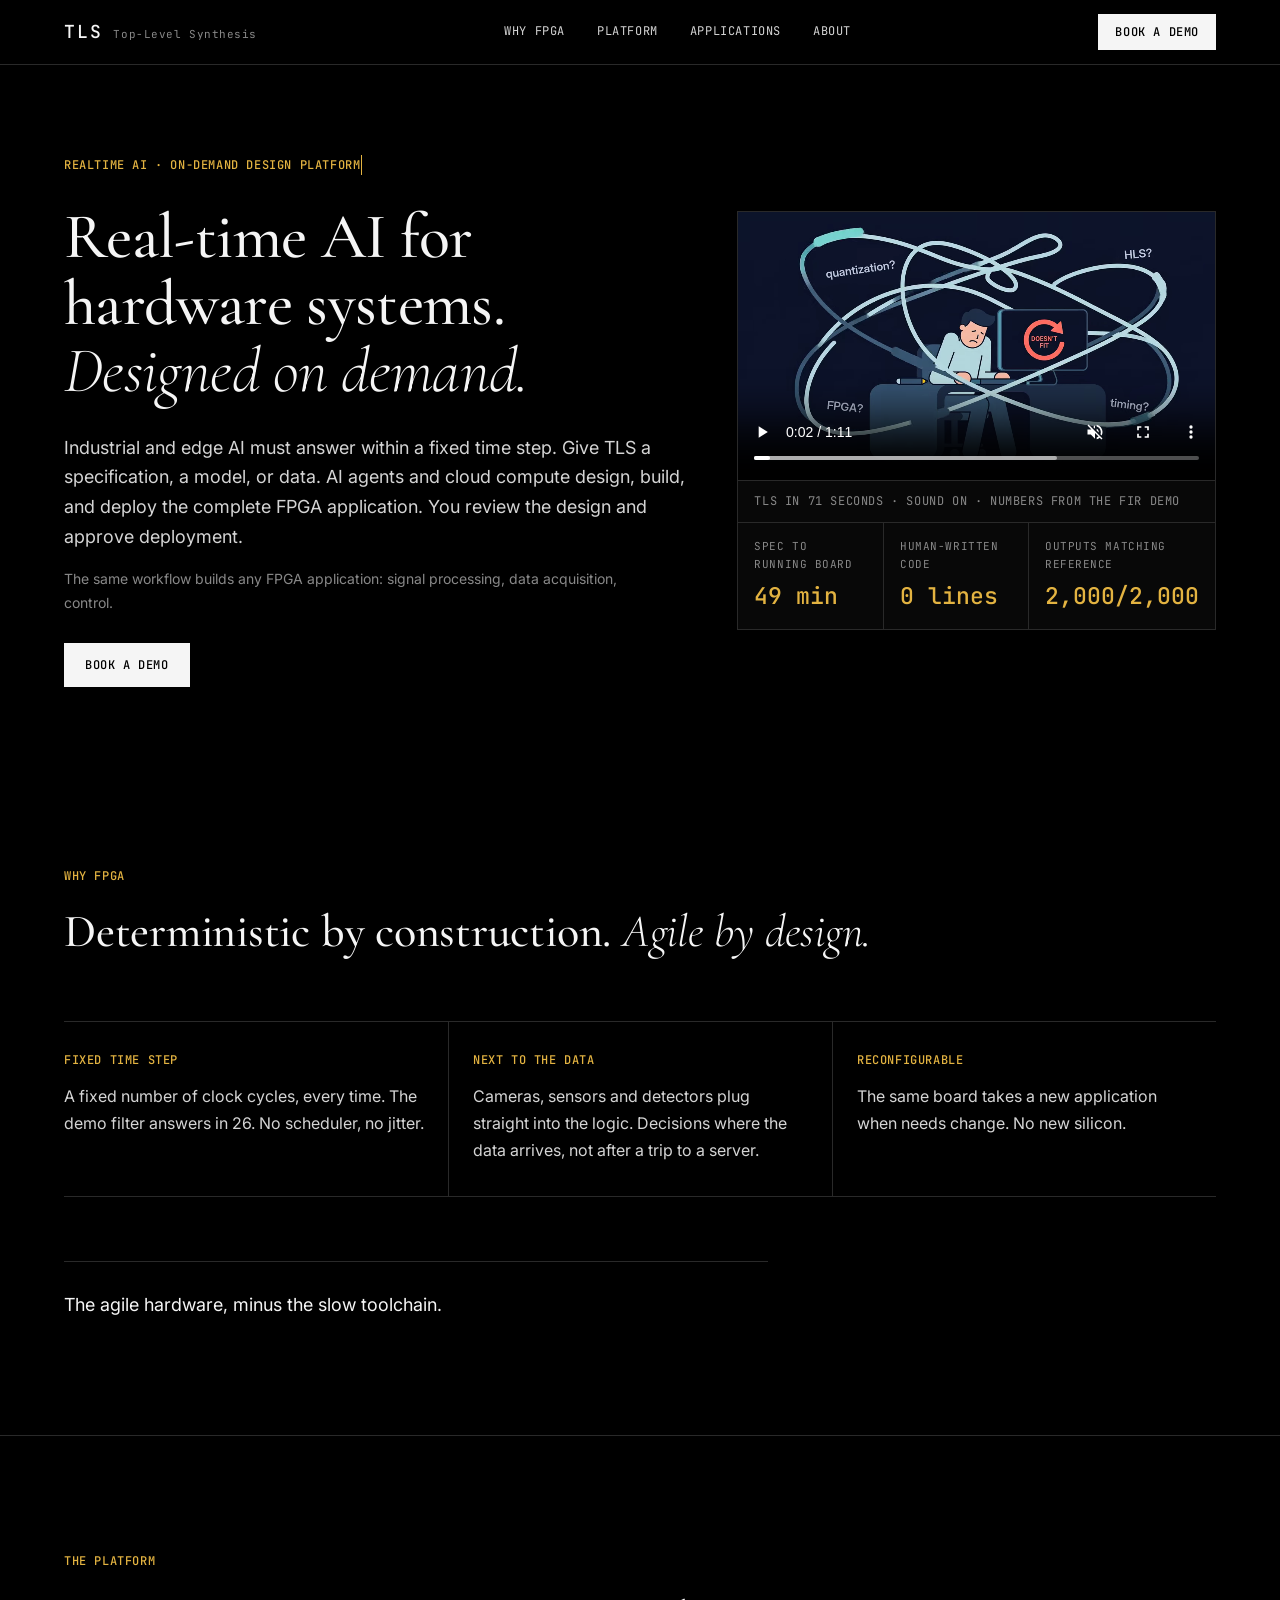
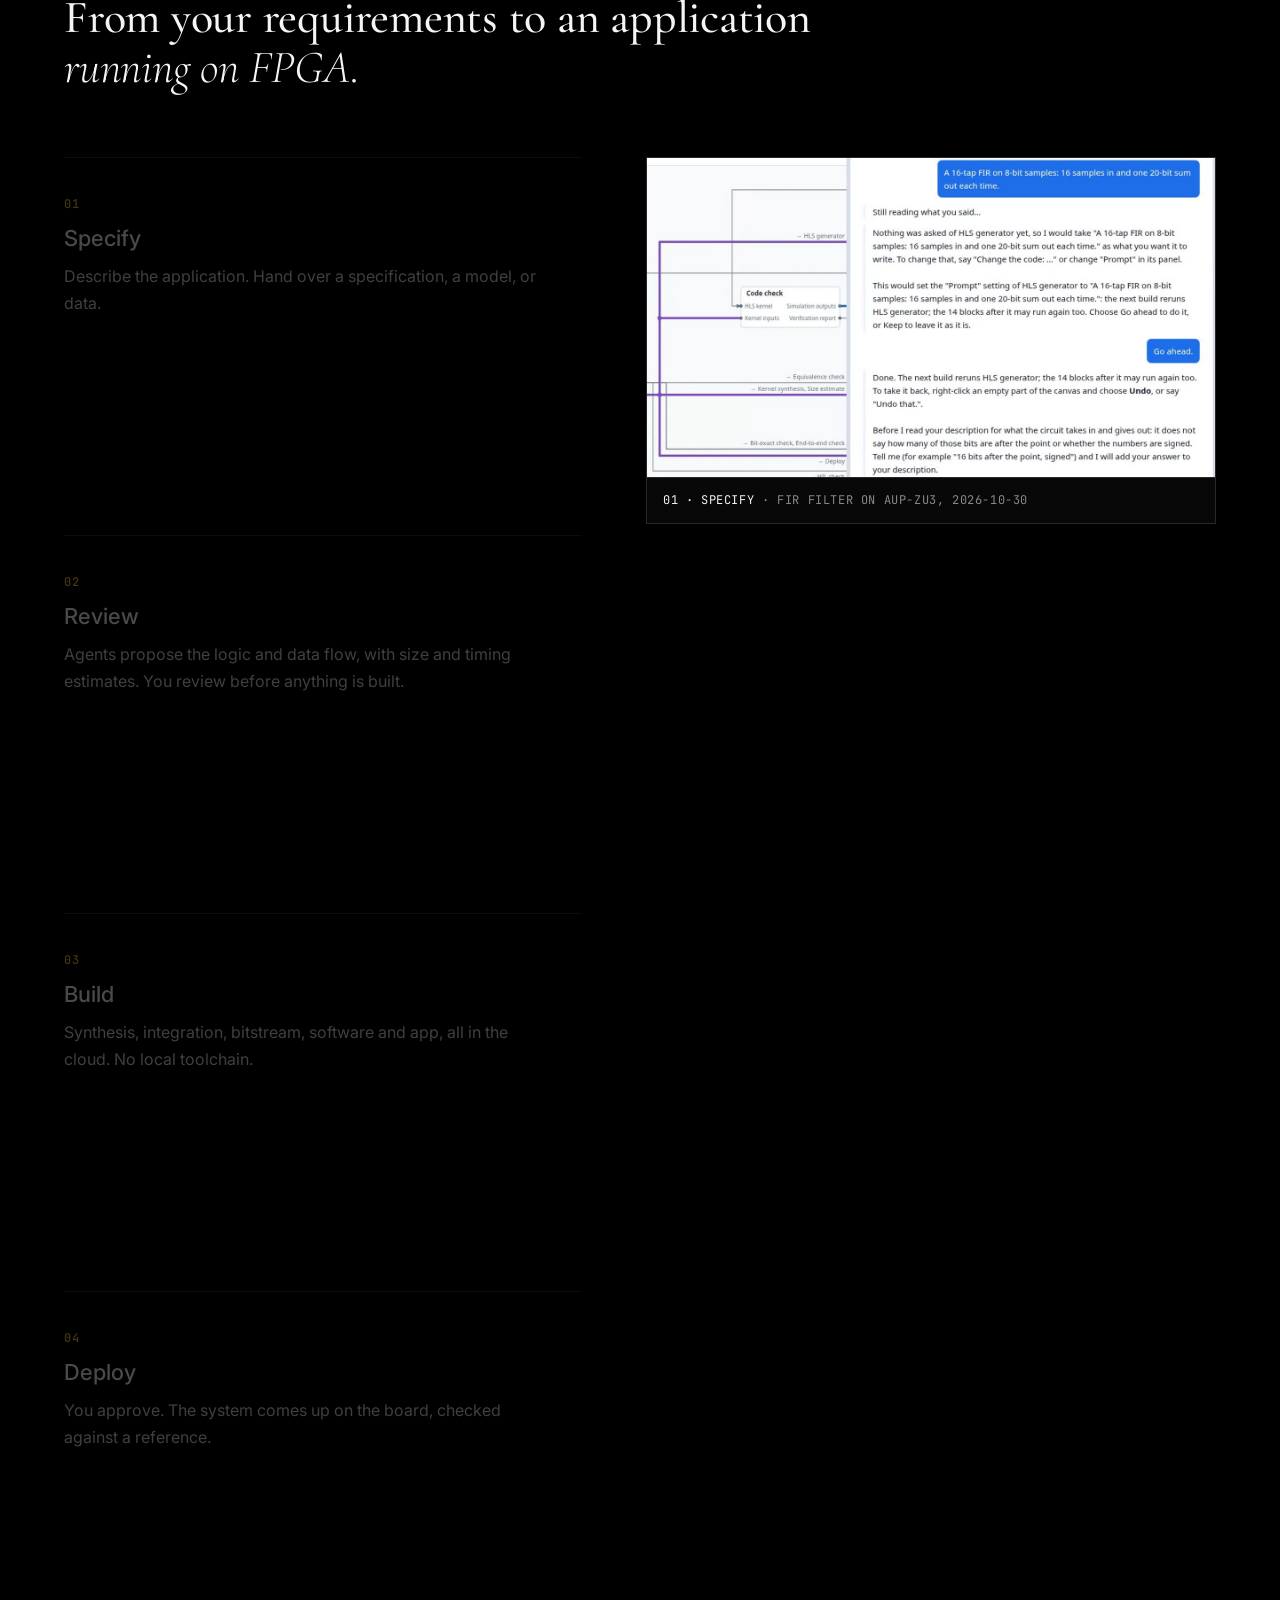
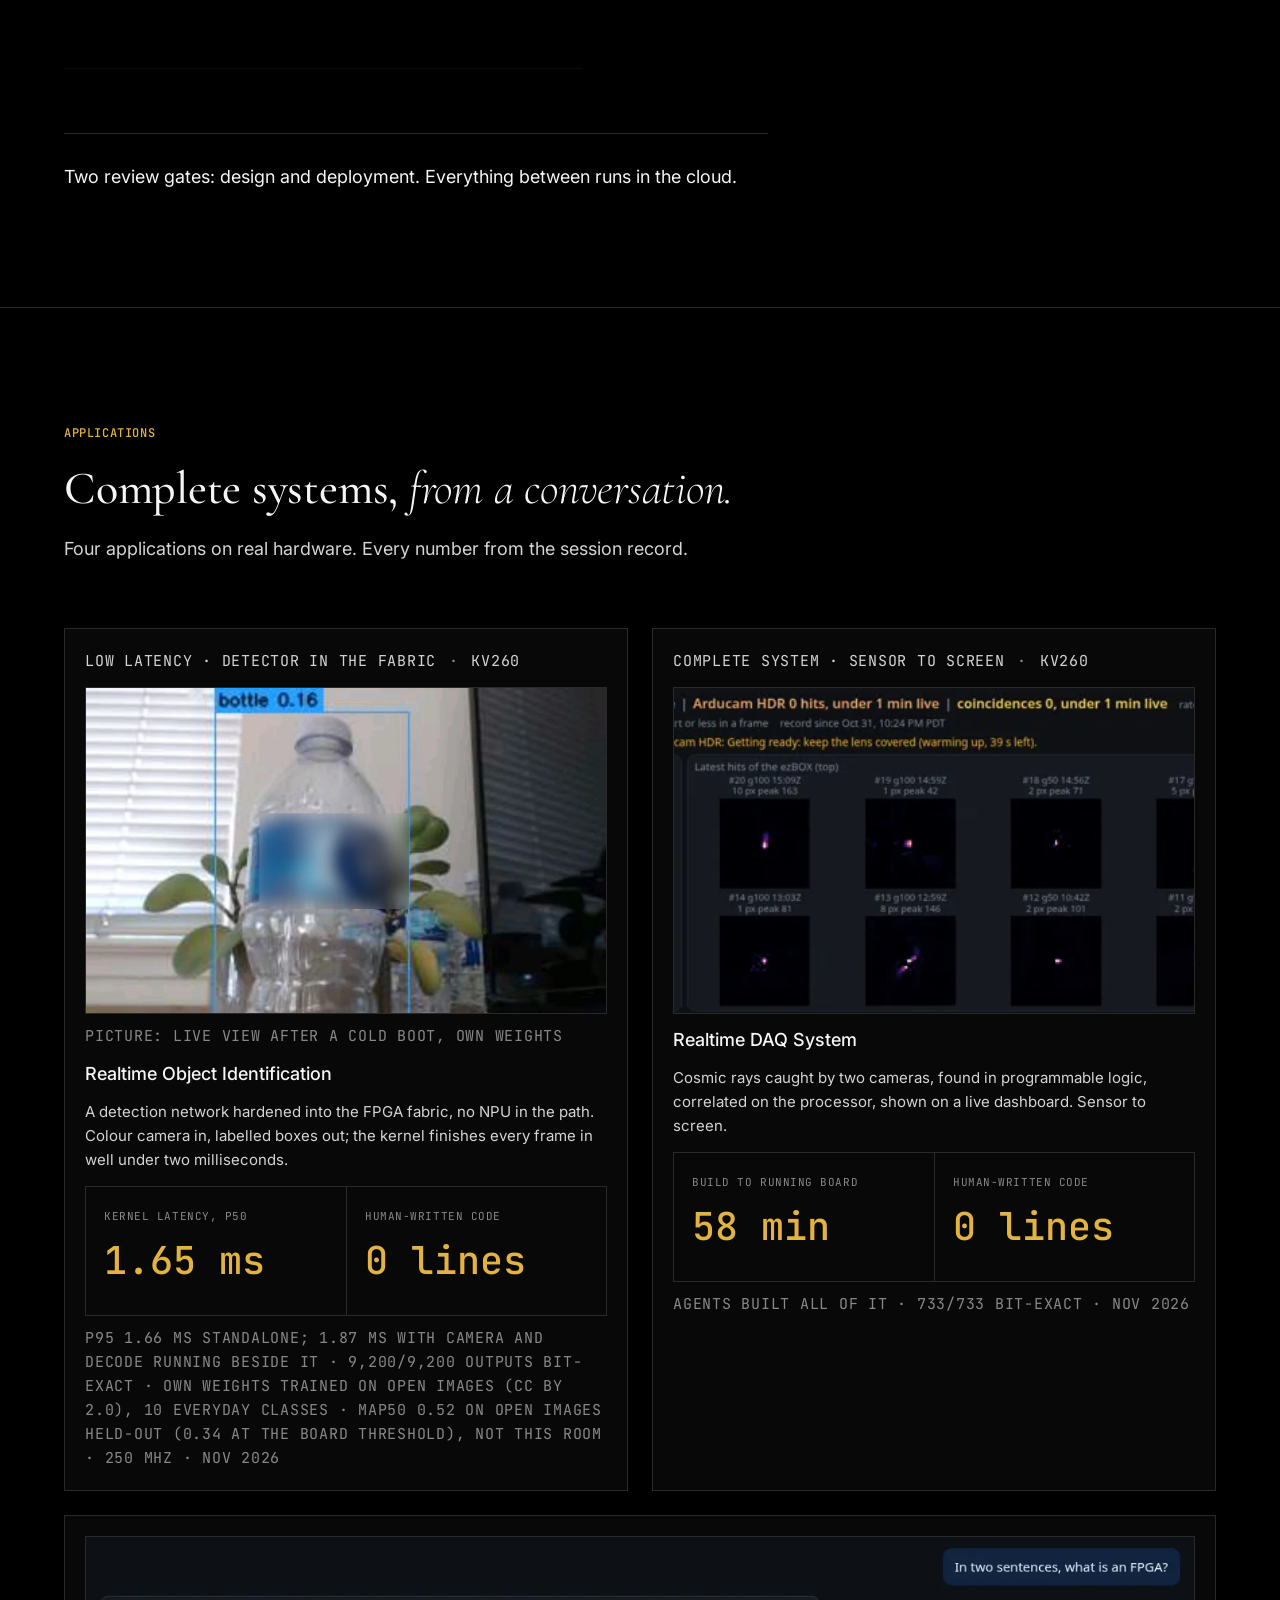
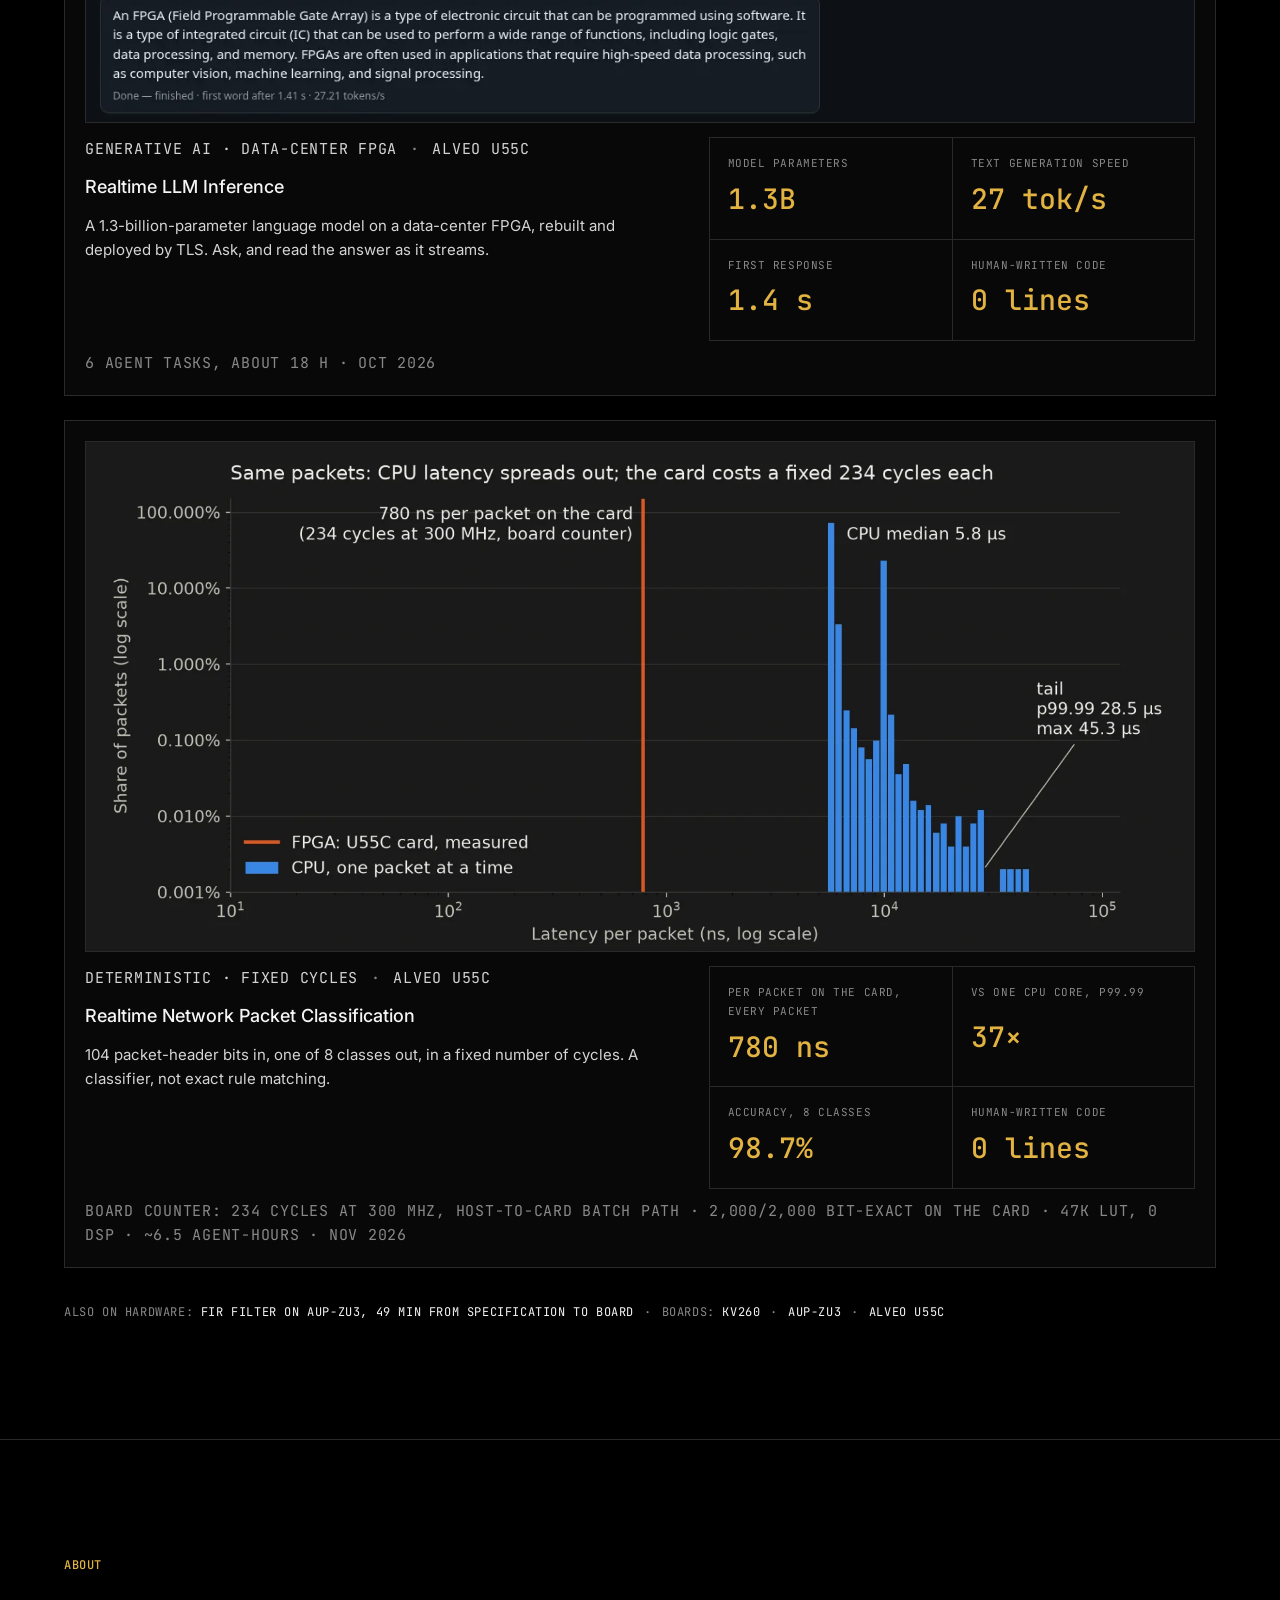
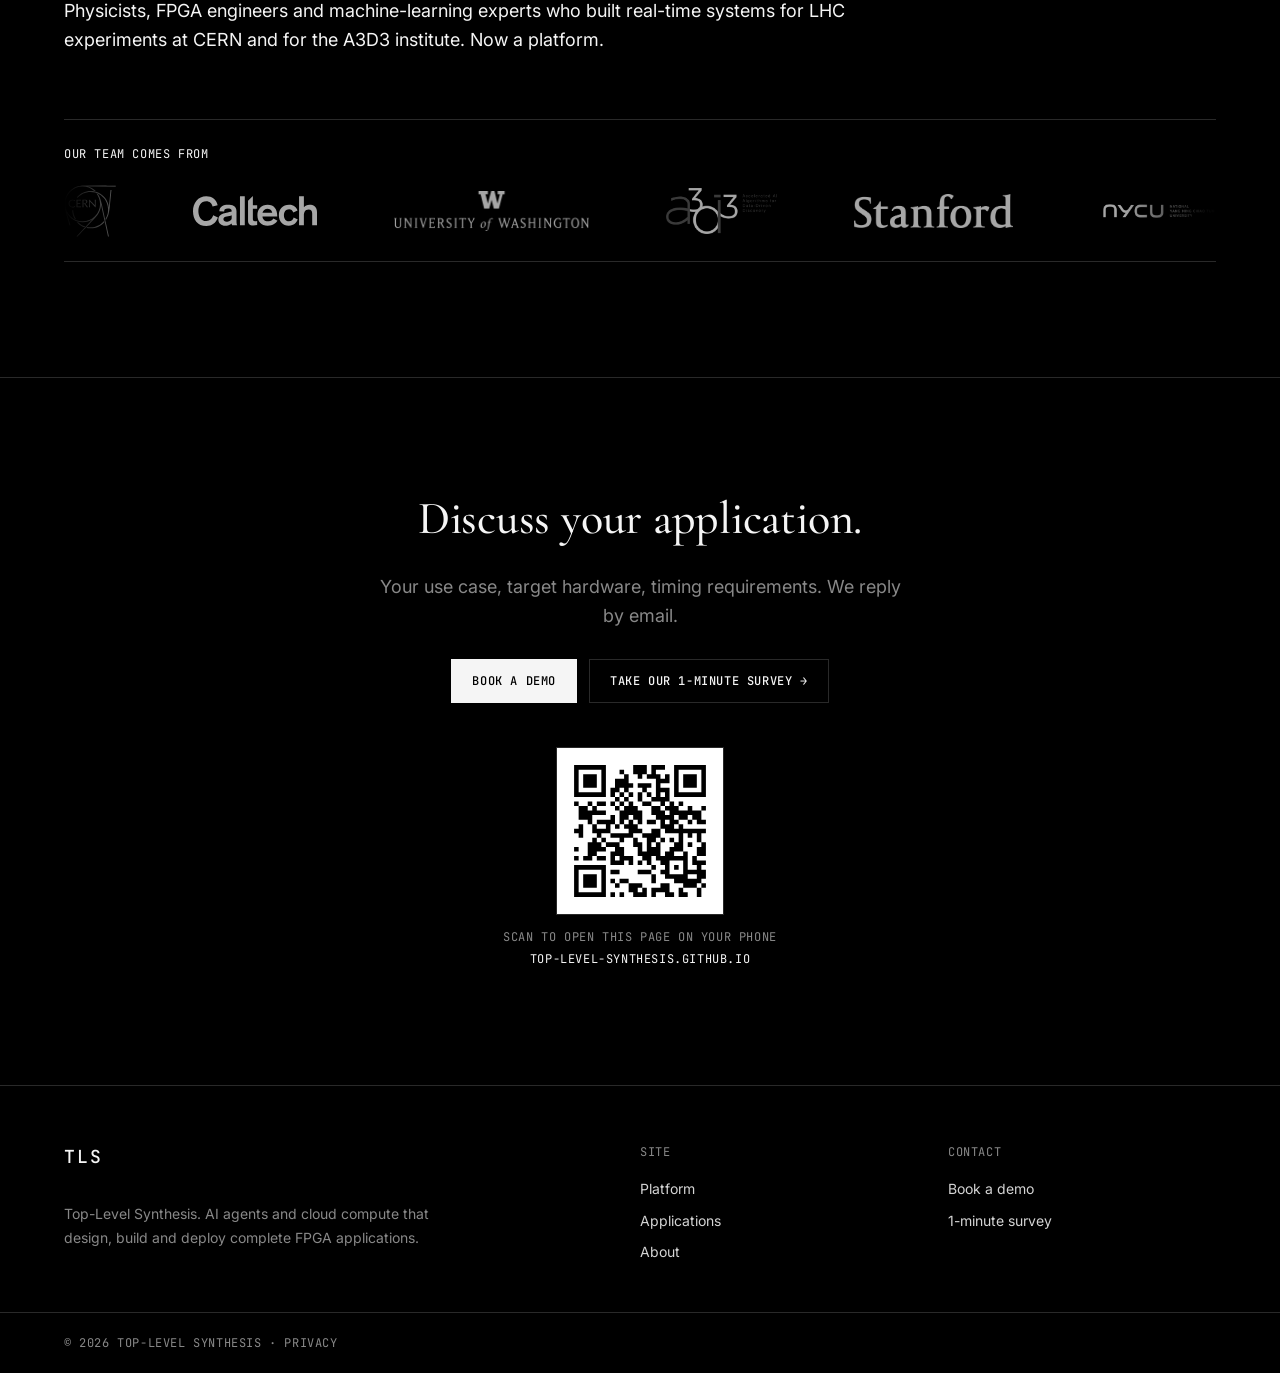
<file: index.html>
<!doctype html>
<html lang="en">
<head>
<meta charset="utf-8">
<meta name="viewport" content="width=device-width, initial-scale=1">
<title>TLS · Realtime AI, On-Demand Design Platform</title>
<meta name="description" content="Realtime AI, on-demand design platform. TLS designs, builds and deploys complete FPGA applications from a specification, a model, or data.">
<meta name="theme-color" content="#000000">
<link rel="preconnect" href="https://fonts.googleapis.com">
<link rel="preconnect" href="https://fonts.gstatic.com" crossorigin>
<link rel="stylesheet" href="https://fonts.googleapis.com/css2?family=Cormorant+Garamond:ital,wght@0,400;0,500;1,300&family=Inter:wght@400;500&family=JetBrains+Mono:wght@400;500&display=swap">
<link rel="stylesheet" href="style.css">
</head>
<body>
<a class="skip" href="#platform">Skip to content</a>

<!-- 0 · Nav -->
<header class="nav">
  <div class="wrap nav-row">
    <a class="brand" href="#top" aria-label="TLS, Top-Level Synthesis">
      <span class="brand-mark">TLS</span>
      <span class="brand-sub">Top-Level Synthesis</span>
    </a>
    <nav class="nav-links" aria-label="Sections">
      <a href="#why">Why FPGA</a>
      <a href="#platform">Platform</a>
      <a href="#applications">Applications</a>
      <a href="#about">About</a>
    </nav>
    <div class="nav-cta">
      <a class="btn btn-solid" href="mailto:toplevelsynthesis@gmail.com?subject=Demo%20request">Book a demo</a>
    </div>
  </div>
</header>

<main id="top">

<!-- 1 · Hero -->
<section class="hero">
  <div class="wrap hero-grid">
    <div class="hero-copy">
      <p class="eyebrow eyebrow-type"><span class="type">REALTIME AI · ON-DEMAND DESIGN PLATFORM</span></p>
      <h1 class="display-xl">Real-time AI for hardware systems.<br><em>Designed on demand.</em></h1>
      <p class="lede">Industrial and edge AI must answer within a fixed time step. Give TLS a specification, a model, or data. AI agents and cloud compute design, build, and deploy the complete FPGA application. You review the design and approve deployment.</p>
      <p class="small hero-note">The same workflow builds any FPGA application: signal processing, data acquisition, control.</p>
      <div class="actions">
        <a class="btn btn-solid" href="mailto:toplevelsynthesis@gmail.com?subject=Demo%20request">Book a demo</a>
      </div>
    </div>
    <div class="hero-media" id="run">
      <div class="frame">
        <video id="hero-video" controls muted loop playsinline preload="metadata" poster="assets/hero_promo_poster.webp" width="1280" height="720" aria-label="TLS in 71 seconds: from a request to a design, a build and a board">
          <source src="assets/hero_promo.webm" type="video/webm">
          <source src="assets/hero_promo.mp4" type="video/mp4">
        </video>
        <p class="mono frame-note"><span class="dim">TLS in 71 seconds · sound on · numbers from the FIR demo</span></p>
        <dl class="stats">
          <div><dt>spec to running board</dt><dd>49 min</dd></div>
          <div><dt>human-written code</dt><dd>0 lines</dd></div>
          <div><dt>outputs matching reference</dt><dd>2,000/2,000</dd></div>
        </dl>
      </div>
    </div>
  </div>
</section>

<!-- 2 · Why FPGA -->
<section class="section why" id="why">
  <div class="wrap">
    <header class="section-head">
      <p class="eyebrow">WHY FPGA</p>
      <h2 class="display-md">Deterministic by construction. <em>Agile by design.</em></h2>
    </header>
    <div class="why-grid">
      <div class="why-item">
        <p class="mono why-k">Fixed time step</p>
        <p>A fixed number of clock cycles, every time. The demo filter answers in 26. No scheduler, no jitter.</p>
      </div>
      <div class="why-item">
        <p class="mono why-k">Next to the data</p>
        <p>Cameras, sensors and detectors plug straight into the logic. Decisions where the data arrives, not after a trip to a server.</p>
      </div>
      <div class="why-item">
        <p class="mono why-k">Reconfigurable</p>
        <p>The same board takes a new application when needs change. No new silicon.</p>
      </div>
    </div>
    <p class="lede closing">The agile hardware, minus the slow toolchain.</p>
  </div>
</section>

<!-- 3 · Platform -->
<section class="section platform" id="platform">
  <div class="wrap">
    <header class="section-head">
      <p class="eyebrow">THE PLATFORM</p>
      <h2 class="display-md">From your requirements to an application <em>running on FPGA.</em></h2>
    </header>

    <div class="platform-grid">
      <ol class="steps">
        <li class="step">
          <span class="step-num">01</span>
          <h3>Specify</h3>
          <p>Describe the application. Hand over a specification, a model, or data.</p>
        </li>
        <li class="step">
          <span class="step-num">02</span>
          <h3>Review</h3>
          <p>Agents propose the logic and data flow, with size and timing estimates. You review before anything is built.</p>
        </li>
        <li class="step">
          <span class="step-num">03</span>
          <h3>Build</h3>
          <p>Synthesis, integration, bitstream, software and app, all in the cloud. No local toolchain.</p>
        </li>
        <li class="step">
          <span class="step-num">04</span>
          <h3>Deploy</h3>
          <p>You approve. The system comes up on the board, checked against a reference.</p>
        </li>
      </ol>

      <div class="platform-media">
        <div class="frame shots">
          <figure class="shot">
            <img src="assets/stage_specify.webp" width="1280" height="720" loading="lazy" alt="Chat: the user asks for a 16-tap FIR on 8-bit samples; TLS restates it and asks about signedness and fraction bits">
            <figcaption class="mono">01 · Specify <span class="dim">· FIR filter on AUP-ZU3, 2026-10-30</span></figcaption>
          </figure>
          <figure class="shot">
            <img src="assets/stage_review.webp" width="1280" height="720" loading="lazy" alt="Review pause: what TLS took from the request, decisions made while writing it, and the Confirm prompt">
            <figcaption class="mono">02 · Review <span class="dim">· FIR filter on AUP-ZU3, 2026-10-30</span></figcaption>
          </figure>
          <figure class="shot">
            <img src="assets/stage_build.webp" width="1280" height="720" loading="lazy" alt="Build progress: system integration running on the cloud cluster with its log">
            <figcaption class="mono">03 · Build <span class="dim">· FIR filter on AUP-ZU3, 2026-10-30</span></figcaption>
          </figure>
          <figure class="shot">
            <img src="assets/stage_deploy.webp" width="1280" height="720" loading="lazy" alt="Deployed: AUP-ZU3 is yours, build complete, 2,000 of 2,000 answers match the reference bit for bit">
            <figcaption class="mono">04 · Deploy <span class="dim">· FIR filter on AUP-ZU3, 2026-10-30</span></figcaption>
          </figure>
        </div>
      </div>
    </div>

    <p class="lede closing">Two review gates: design and deployment. Everything between runs in the cloud.</p>
  </div>
</section>

<!-- 4 · Applications -->
<section class="section applications" id="applications">
  <div class="wrap">
    <header class="section-head">
      <p class="eyebrow">APPLICATIONS</p>
      <h2 class="display-md">Complete systems, <em>from a conversation.</em></h2>
      <p class="lede">Four applications on real hardware. Every number from the session record.</p>
    </header>

    <div class="bento">
      <article class="card">
        <p class="mono card-board">Low latency · detector in the fabric <span class="sep">·</span> KV260</p>
        <div class="card-media">
          <img src="assets/app_plyolo_mc_bottle.webp" width="870" height="655" loading="lazy" alt="Live camera frame from the KV260 after a cold boot: a water bottle on a desk with a detection box labelled bottle">
        </div>
        <p class="mono card-foot"><span class="dim">Picture: live view after a cold boot, own weights</span></p>
        <h3>Realtime Object Identification</h3>
        <p>A detection network hardened into the FPGA fabric, no NPU in the path. Colour camera in, labelled boxes out; the kernel finishes every frame in well under two milliseconds.</p>
        <dl class="stats card-stats n2">
          <div><dt>kernel latency, p50</dt><dd>1.65 ms</dd></div>
          <div><dt>human-written code</dt><dd>0 lines</dd></div>
        </dl>
        <p class="mono card-foot"><span class="dim">p95 1.66 ms standalone; 1.87 ms with camera and decode running beside it · 9,200/9,200 outputs bit-exact · own weights trained on Open Images (CC BY 2.0), 10 everyday classes · mAP50 0.52 on Open Images held-out (0.34 at the board threshold), not this room · 250 MHz · Nov 2026</span></p>
      </article>

      <article class="card">
        <p class="mono card-board">Complete system · sensor to screen <span class="sep">·</span> KV260</p>
        <div class="card-media">
          <img src="assets/proof_cosmic_kv260.webp" srcset="assets/proof_cosmic_kv260_thumb.webp 960w, assets/proof_cosmic_kv260.webp 1600w" sizes="(max-width: 720px) 100vw, 50vw" width="1600" height="402" loading="lazy" alt="Realtime DAQ dashboard: cosmic-ray hit map, latest hits and coincidences">
        </div>
        <h3>Realtime DAQ System</h3>
        <p>Cosmic rays caught by two cameras, found in programmable logic, correlated on the processor, shown on a live dashboard. Sensor to screen.</p>
        <dl class="stats card-stats n2">
          <div><dt>build to running board</dt><dd>58 min</dd></div>
          <div><dt>human-written code</dt><dd>0 lines</dd></div>
        </dl>
        <p class="mono card-foot"><span class="dim">Agents built all of it · 733/733 bit-exact · Nov 2026</span></p>
      </article>

      <article class="card card-wide card-row">
        <div class="card-media card-media-wide">
          <img src="assets/proof_llm_u55c.webp" width="1280" height="214" loading="lazy" alt="Chat window: a 1.3B-parameter language model answering on an Alveo U55C, first word after 1.41 s, 27.21 tokens per second">
        </div>
        <div class="card-body">
          <div class="card-text">
            <p class="mono card-board">Generative AI · data-center FPGA <span class="sep">·</span> Alveo U55C</p>
            <h3>Realtime LLM Inference</h3>
            <p>A 1.3-billion-parameter language model on a data-center FPGA, rebuilt and deployed by TLS. Ask, and read the answer as it streams.</p>
          </div>
          <dl class="stats card-stats n4">
            <div><dt>model parameters</dt><dd>1.3B</dd></div>
            <div><dt>text generation speed</dt><dd>27 tok/s</dd></div>
            <div><dt>first response</dt><dd>1.4 s</dd></div>
            <div><dt>human-written code</dt><dd>0 lines</dd></div>
          </dl>
          <p class="mono card-foot"><span class="dim">6 agent tasks, about 18 h · Oct 2026</span></p>
        </div>
      </article>

      <article class="card card-wide card-row">
        <div class="card-media card-media-wide">
          <img src="assets/app_cls_latency_u55c.webp" width="1720" height="790" loading="lazy" alt="Chart: same packets. CPU per-packet latency spreads from 5.8 microseconds median to a 45 microsecond tail; the U55C card costs a fixed 234 cycles, 780 nanoseconds, per packet">
        </div>
        <div class="card-body">
          <div class="card-text">
            <p class="mono card-board">Deterministic · fixed cycles <span class="sep">·</span> Alveo U55C</p>
            <h3>Realtime Network Packet Classification</h3>
            <p>104 packet-header bits in, one of 8 classes out, in a fixed number of cycles. A classifier, not exact rule matching.</p>
          </div>
          <dl class="stats card-stats n4">
            <div><dt>per packet on the card, every packet</dt><dd>780 ns</dd></div>
            <div><dt>vs one CPU core, p99.99</dt><dd>37×</dd></div>
            <div><dt>accuracy, 8 classes</dt><dd>98.7%</dd></div>
            <div><dt>human-written code</dt><dd>0 lines</dd></div>
          </dl>
          <p class="mono card-foot"><span class="dim">Board counter: 234 cycles at 300 MHz, host-to-card batch path · 2,000/2,000 bit-exact on the card · 47k LUT, 0 DSP · ~6.5 agent-hours · Nov 2026</span></p>
        </div>
      </article>
    </div>

    <p class="mono also"><span class="dim">Also on hardware:</span> FIR filter on AUP-ZU3, 49 min from specification to board <span class="sep">·</span> <span class="dim">Boards:</span> KV260 <span class="sep">·</span> AUP-ZU3 <span class="sep">·</span> Alveo U55C</p>
  </div>
</section>

<!-- 5 · About -->
<section class="section about" id="about">
  <div class="wrap">
    <header class="section-head">
      <p class="eyebrow">ABOUT</p>
      <p class="lede about-lede">Physicists, FPGA engineers and machine-learning experts who built real-time systems for LHC experiments at CERN and for the A3D3 institute. Now a platform.</p>
    </header>

    <div class="team">
      <p class="mono team-label">Our team comes from</p>
      <div class="marquee" aria-hidden="true">
        <div class="marquee-track">
          <img src="assets/logos/cern.svg" alt="CERN" style="--h:52px">
          <img src="assets/logos/caltech_white.svg" alt="Caltech" style="--h:30px">
          <img src="assets/logos/uw.png" alt="University of Washington" style="--h:40px">
          <img src="assets/logos/a3d3_white.png" alt="A3D3 Institute" style="--h:46px">
          <img src="assets/logos/stanford.png" alt="Stanford" style="--h:34px">
          <img src="assets/logos/nycu.png" alt="NYCU" style="--h:40px">
          <img src="assets/logos/cern.svg" alt="CERN" style="--h:52px">
          <img src="assets/logos/caltech_white.svg" alt="Caltech" style="--h:30px">
          <img src="assets/logos/uw.png" alt="University of Washington" style="--h:40px">
          <img src="assets/logos/a3d3_white.png" alt="A3D3 Institute" style="--h:46px">
          <img src="assets/logos/stanford.png" alt="Stanford" style="--h:34px">
          <img src="assets/logos/nycu.png" alt="NYCU" style="--h:40px">
        </div>
      </div>
      <p class="visually-hidden">Our team comes from CERN, Caltech, UW, A3D3, Stanford and NYCU.</p>
    </div>
  </div>
</section>

<!-- 6 · CTA -->
<section class="cta" id="contact">
  <div class="wrap cta-inner">
    <h2 class="display-md">Discuss your application.</h2>
    <p class="lede">Your use case, target hardware, timing requirements. We reply by email.</p>
    <div class="actions actions-center">
      <a class="btn btn-solid" href="mailto:toplevelsynthesis@gmail.com?subject=Demo%20request">Book a demo</a>
      <a class="btn btn-outline" href="https://docs.google.com/forms/d/e/1FAIpQLScooPBbfXPXWMsNvzxpaYN_vqRG75_KWLjwn7FGCfAh-Cy8xg/viewform" rel="noopener">Take our 1-minute survey →</a>
    </div>
    <figure class="qr">
      <img src="assets/qr_self.svg" width="168" height="168" alt="QR code for this page, top-level-synthesis.github.io">
      <figcaption class="mono"><span class="dim">Scan to open this page on your phone</span><br>top-level-synthesis.github.io</figcaption>
    </figure>
  </div>
</section>

</main>

<!-- 7 · Footer -->
<footer class="footer">
  <div class="wrap footer-grid">
    <div class="footer-intro">
      <p class="brand-mark">TLS</p>
      <p>Top-Level Synthesis. AI agents and cloud compute that design, build and deploy complete FPGA applications.</p>
    </div>
    <div class="footer-col">
      <p class="mono footer-h">Site</p>
      <a href="#platform">Platform</a>
      <a href="#applications">Applications</a>
      <a href="#about">About</a>
    </div>
    <div class="footer-col">
      <p class="mono footer-h">Contact</p>
      <a href="mailto:toplevelsynthesis@gmail.com?subject=Demo%20request">Book a demo</a>
      <a href="https://docs.google.com/forms/d/e/1FAIpQLScooPBbfXPXWMsNvzxpaYN_vqRG75_KWLjwn7FGCfAh-Cy8xg/viewform" rel="noopener">1-minute survey</a>
    </div>
  </div>
  <div class="wrap footer-bottom">
    <p class="mono">© 2026 TOP-LEVEL SYNTHESIS · <a href="privacy.html">Privacy</a></p>
  </div>
</footer>

<script>
(function () {
  var v = document.getElementById('hero-video');
  if (!v) return;
  var mq = window.matchMedia('(prefers-reduced-motion: reduce)');
  function play() {
    if (mq.matches) return;
    var p = v.play();
    if (p && p.catch) p.catch(function () {});
  }
  if ('IntersectionObserver' in window) {
    new IntersectionObserver(function (entries) {
      entries.forEach(function (e) { if (e.isIntersecting) play(); else v.pause(); });
    }, { threshold: 0.25 }).observe(v);
  } else {
    play();
  }
})();
</script>
</body>
</html>
</file>
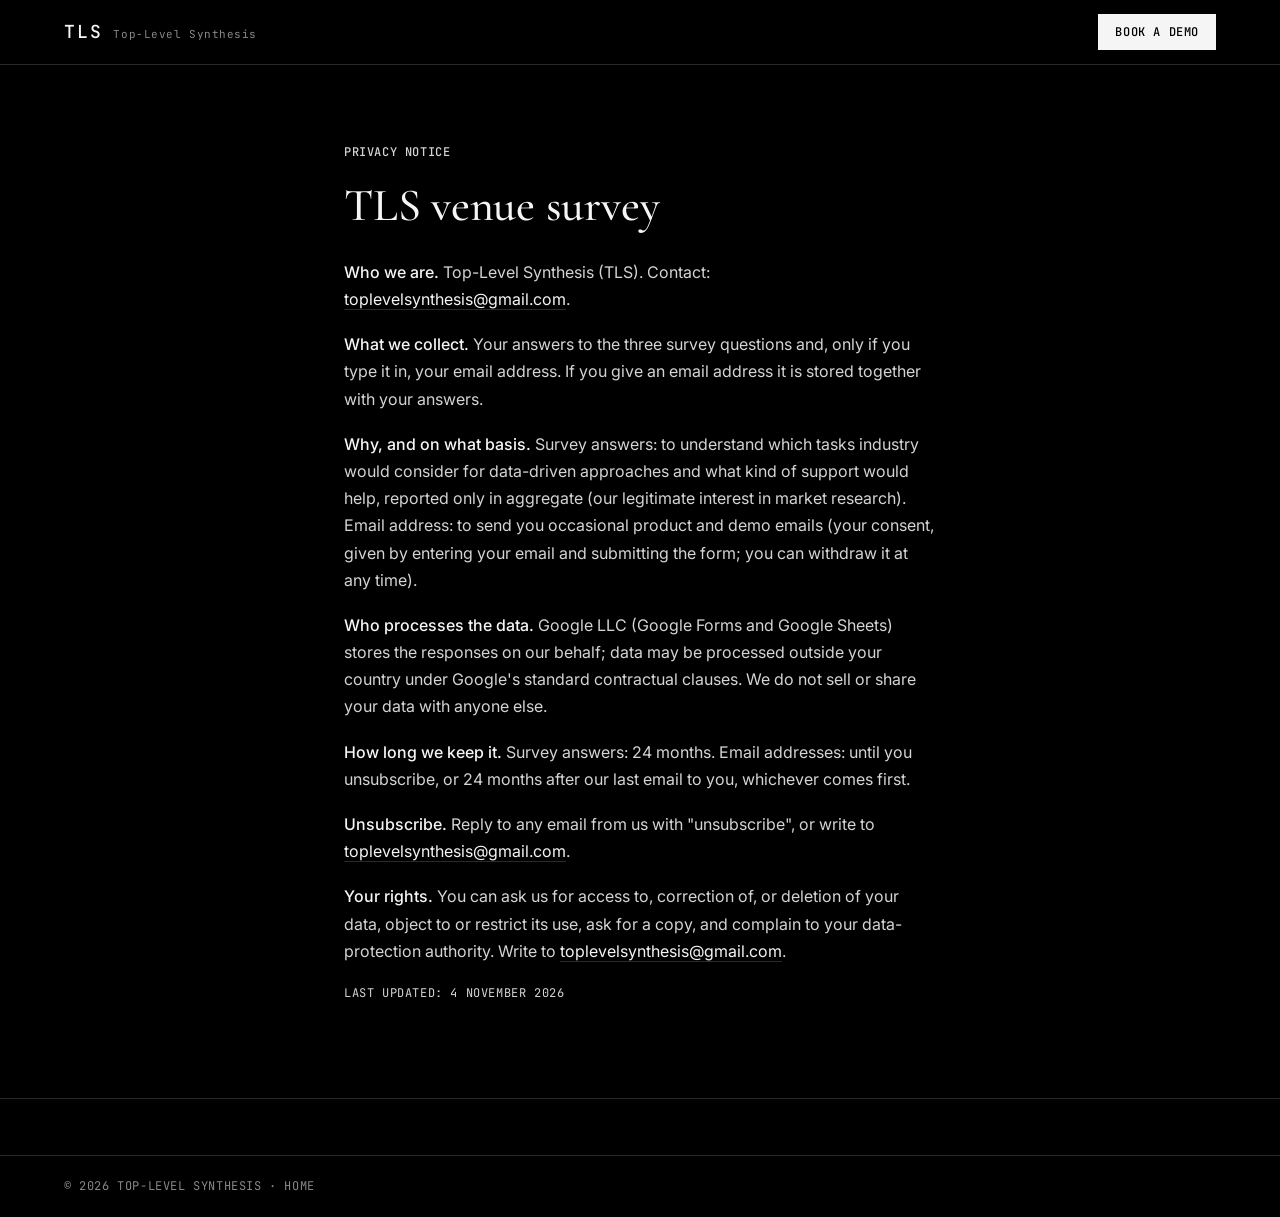
<file: privacy.html>
<!doctype html>
<html lang="en">
<head>
<meta charset="utf-8">
<meta name="viewport" content="width=device-width, initial-scale=1">
<title>TLS · Privacy notice</title>
<meta name="robots" content="noindex">
<meta name="theme-color" content="#000000">
<link rel="preconnect" href="https://fonts.googleapis.com">
<link rel="preconnect" href="https://fonts.gstatic.com" crossorigin>
<link rel="stylesheet" href="https://fonts.googleapis.com/css2?family=Cormorant+Garamond:ital,wght@0,400;0,500;1,300&family=Inter:wght@400;500&family=JetBrains+Mono:wght@400;500&display=swap">
<link rel="stylesheet" href="style.css">
<style>
.legal { max-width: 72ch; padding-block: clamp(48px, 6vw, 96px); }
.legal h1 { margin-bottom: 28px; }
.legal p { color: var(--copy); line-height: 1.7; margin-bottom: 18px; }
.legal p strong { color: var(--fg); font-weight: 500; }
.legal a { color: var(--fg); border-bottom: 1px solid var(--line); }
.legal a:hover { border-color: var(--gold); }
</style>
</head>
<body>
<header class="nav">
  <div class="wrap nav-row">
    <a class="brand" href="./" aria-label="TLS, Top-Level Synthesis">
      <span class="brand-mark">TLS</span>
      <span class="brand-sub">Top-Level Synthesis</span>
    </a>
    <div class="nav-cta">
      <a class="btn btn-solid" href="mailto:toplevelsynthesis@gmail.com?subject=Demo%20request">Book a demo</a>
    </div>
  </div>
</header>
<main>
  <article class="wrap legal">
    <p class="eyebrow">PRIVACY NOTICE</p>
    <h1 class="display-md">TLS venue survey</h1>
    <p><strong>Who we are.</strong> Top-Level Synthesis (TLS). Contact: <a href="mailto:toplevelsynthesis@gmail.com">toplevelsynthesis@gmail.com</a>.</p>
    <p><strong>What we collect.</strong> Your answers to the three survey questions and, only if you type it in, your email address. If you give an email address it is stored together with your answers.</p>
    <p><strong>Why, and on what basis.</strong> Survey answers: to understand which tasks industry would consider for data-driven approaches and what kind of support would help, reported only in aggregate (our legitimate interest in market research). Email address: to send you occasional product and demo emails (your consent, given by entering your email and submitting the form; you can withdraw it at any time).</p>
    <p><strong>Who processes the data.</strong> Google LLC (Google Forms and Google Sheets) stores the responses on our behalf; data may be processed outside your country under Google's standard contractual clauses. We do not sell or share your data with anyone else.</p>
    <p><strong>How long we keep it.</strong> Survey answers: 24 months. Email addresses: until you unsubscribe, or 24 months after our last email to you, whichever comes first.</p>
    <p><strong>Unsubscribe.</strong> Reply to any email from us with "unsubscribe", or write to <a href="mailto:toplevelsynthesis@gmail.com">toplevelsynthesis@gmail.com</a>.</p>
    <p><strong>Your rights.</strong> You can ask us for access to, correction of, or deletion of your data, object to or restrict its use, ask for a copy, and complain to your data-protection authority. Write to <a href="mailto:toplevelsynthesis@gmail.com">toplevelsynthesis@gmail.com</a>.</p>
    <p class="mono dim">Last updated: 4 November 2026</p>
  </article>
</main>
<footer class="footer">
  <div class="wrap footer-bottom">
    <p class="mono">© 2026 TOP-LEVEL SYNTHESIS · <a href="./">Home</a></p>
  </div>
</footer>
</body>
</html>
</file>
<file: style.css>
/* TLS landing v0 · pure black, 1px lines, no shadows. Zero build. */

:root {
  --bg: #000;
  --surface: #080808;
  --sunken: #101010;
  --line: #292929;
  --fg: #f5f5f5;
  --copy: #d4d4d4;
  --muted: #888;
  --gold: #e3b341;
  --green: #3fb950;

  --font-display: "Cormorant Garamond", Georgia, "Times New Roman", serif;
  --font-body: Inter, system-ui, -apple-system, "Segoe UI", Roboto, sans-serif;
  --font-mono: "JetBrains Mono", ui-monospace, SFMono-Regular, Menlo, Consolas, monospace;

  --pad: clamp(24px, 5vw, 80px);
  --max: 1600px;
  --nav-h: 65px;
  --section: clamp(72px, 9vw, 128px);
}

/* ---------- base ---------- */
*, *::before, *::after { box-sizing: border-box; }
html { background: var(--bg); -webkit-text-size-adjust: 100%; }
body {
  margin: 0;
  background: var(--bg);
  color: var(--copy);
  font: 400 16px/1.7 var(--font-body);
  overflow-x: clip;
}
img, video { display: block; max-width: 100%; height: auto; }
a { color: inherit; text-decoration: none; }
h1, h2, h3, p, dl, dd, ol, ul, figure { margin: 0; }
ol, ul { padding: 0; list-style: none; }
:focus-visible { outline: 1px solid var(--gold); outline-offset: 3px; }
[id] { scroll-margin-top: calc(var(--nav-h) + 24px); }

.wrap { width: 100%; max-width: var(--max); margin-inline: auto; padding-inline: var(--pad); }
.mono { font-family: var(--font-mono); font-size: 12px; font-weight: 400; letter-spacing: .05em; text-transform: uppercase; }
.dim { color: var(--muted); }
.sep { color: var(--muted); margin-inline: .2em; }
.small { font-size: 14px; color: var(--muted); }
.small a:hover { color: var(--fg); }

.visually-hidden { position: absolute; width: 1px; height: 1px; overflow: hidden; clip: rect(0 0 0 0); white-space: nowrap; }
.skip { position: absolute; left: -999px; top: 8px; z-index: 100; padding: 8px 12px; background: var(--fg); color: #000; }
.skip:focus { left: 8px; }

/* ---------- type ---------- */
.display-xl { font-family: var(--font-display); font-weight: 500; font-size: clamp(52px, 5vw, 72px); line-height: 1.05; letter-spacing: -.01em; color: var(--fg); }
.display-md { font-family: var(--font-display); font-weight: 500; font-size: clamp(32px, 3.6vw, 48px); line-height: 1.1; letter-spacing: -.005em; color: var(--fg); }
.display-xl em, .display-md em { font-style: italic; font-weight: 300; color: var(--fg); }
.lede { font-size: 18px; line-height: 1.65; color: var(--copy); }
.eyebrow { font-family: var(--font-mono); font-size: 12px; font-weight: 500; letter-spacing: .05em; text-transform: uppercase; color: var(--gold); }

/* ---------- buttons ---------- */
.btn {
  display: inline-flex; align-items: center; justify-content: center;
  height: 44px; padding: 0 20px;
  font-family: var(--font-mono); font-size: 12px; font-weight: 500; letter-spacing: .05em; text-transform: uppercase;
  border: 1px solid transparent; white-space: nowrap;
  transition: background-color .2s ease, border-color .2s ease, color .2s ease;
}
.btn-solid { background: var(--fg); color: #000; border-color: var(--fg); }
.btn-solid:hover { background: #fff; border-color: #fff; }
.btn-outline { background: transparent; color: var(--fg); border-color: var(--line); }
.btn-outline:hover { border-color: var(--gold); }
.actions { display: flex; flex-wrap: wrap; gap: 12px; }
.actions-center { justify-content: center; }

/* ---------- frame (1px card) ---------- */
.frame { border: 1px solid var(--line); background: var(--surface); }

/* ---------- 0 · nav ---------- */
.nav {
  position: sticky; top: 0; z-index: 50;
  height: var(--nav-h);
  background: rgba(0, 0, 0, .95);
  border-bottom: 1px solid var(--line);
}
.nav-row { height: 100%; display: flex; align-items: center; justify-content: space-between; gap: 24px; }
.brand { display: flex; align-items: baseline; gap: 10px; color: var(--fg); }
.brand-mark { font-family: var(--font-mono); font-weight: 500; font-size: 18px; letter-spacing: .12em; color: var(--fg); }
.brand-sub { font-family: var(--font-mono); font-size: 11px; letter-spacing: .05em; color: var(--muted); white-space: nowrap; }
.nav-links { display: flex; gap: 32px; font-family: var(--font-mono); font-size: 12px; letter-spacing: .05em; text-transform: uppercase; color: var(--copy); }
.nav-links a { padding: 6px 0; border-bottom: 1px solid transparent; transition: color .2s ease, border-color .2s ease; }
.nav-links a:hover { color: var(--fg); border-color: var(--gold); }
.nav-cta { display: flex; gap: 10px; }
.nav .btn { height: 36px; padding: 0 16px; }

/* ---------- 1 · hero ---------- */
.hero { padding-block: clamp(56px, 7vw, 104px) clamp(48px, 5vw, 72px); }
.hero-grid { display: grid; grid-template-columns: minmax(0, 1.3fr) minmax(0, 1fr); gap: clamp(32px, 4vw, 64px); align-items: center; }
.hero-copy { display: grid; gap: 28px; max-width: 760px; }
.hero-copy .lede { max-width: 62ch; }

/* typewriter: width in steps, caret as border */
.eyebrow-type { min-height: 20px; }
.type {
  display: inline-block; white-space: nowrap; overflow: hidden; vertical-align: bottom;
  border-right: 1px solid var(--gold);
  width: calc(39ch + 39 * .05em + 2px);
}
@media (prefers-reduced-motion: no-preference) {
  .type { animation: type 2.4s steps(39, end) .3s both, caret 1s steps(1, end) 2.7s 4; }
}
@keyframes type { from { width: 0; } to { width: calc(39ch + 39 * .05em + 2px); } }
@keyframes caret { 0%, 100% { border-color: var(--gold); } 50% { border-color: transparent; } }

.hero-media .frame { overflow: hidden; }
.hero-media video { width: 100%; aspect-ratio: 16 / 10; object-fit: cover; background: var(--sunken); }
.stats { display: grid; grid-template-columns: repeat(3, 1fr); border-top: 1px solid var(--line); }
.stats > div { padding: 14px 16px; border-left: 1px solid var(--line); display: grid; gap: 2px; }
.stats > div:first-child { border-left: 0; }
.stats dt { font-family: var(--font-mono); font-size: 11px; letter-spacing: .05em; text-transform: uppercase; color: var(--muted); }
.stats dd { font-family: var(--font-mono); font-size: clamp(16px, 1.4vw, 22px); font-weight: 500; color: var(--gold); white-space: nowrap; }

/* ---------- 2 · boards strip ---------- */
.boards { border-top: 1px solid var(--line); border-bottom: 1px solid var(--line); }
.boards-row { display: flex; flex-wrap: wrap; justify-content: space-between; gap: 8px 32px; padding-block: 18px; color: var(--fg); }

/* ---------- sections ---------- */
.section { padding-block: var(--section); }
.section + .section { border-top: 1px solid var(--line); }
.section-head { display: grid; gap: 20px; max-width: 880px; margin-bottom: clamp(40px, 5vw, 72px); }

/* ---------- 3 · platform ---------- */
.platform-grid { display: grid; grid-template-columns: minmax(0, 1fr) minmax(0, 1.1fr); gap: clamp(32px, 5vw, 96px); align-items: start; }
.steps { counter-reset: step; }
.step { padding: 36px 0 44px; border-top: 1px solid var(--line); display: grid; gap: 10px; }
.step:last-child { border-bottom: 1px solid var(--line); }
.step-num { font-family: var(--font-mono); font-size: 12px; font-weight: 500; letter-spacing: .05em; color: var(--gold); }
.step h3 { font-family: var(--font-body); font-weight: 500; font-size: 22px; line-height: 1.3; color: var(--fg); }
.step p { max-width: 48ch; }
.platform-media { position: sticky; top: calc(var(--nav-h) + 32px); }
.shots { display: grid; overflow: hidden; }
.shot { grid-area: 1 / 1; display: grid; background: var(--surface); }
.shot + .shot { opacity: 0; }
.shot img { width: 100%; aspect-ratio: 16 / 9; object-fit: cover; }
.shot figcaption { padding: 12px 16px; border-top: 1px solid var(--line); color: var(--fg); }
.closing { max-width: 64ch; margin-top: clamp(40px, 5vw, 72px); padding-top: 28px; border-top: 1px solid var(--line); color: var(--fg); }

@media (min-width: 901px) {
  .step { min-height: 42vh; align-content: start; }
}

/* step highlight + shot swap: scroll-driven, Chromium-only, no JS */
@supports (animation-timeline: view()) {
  @media (min-width: 901px) and (prefers-reduced-motion: no-preference) {
    .platform-grid { timeline-scope: --s1, --s2, --s3, --s4; }
    .step { animation: step-lit linear both; animation-timeline: view(); }
    .step:nth-child(1) { view-timeline-name: --s1; }
    .step:nth-child(2) { view-timeline-name: --s2; }
    .step:nth-child(3) { view-timeline-name: --s3; }
    .step:nth-child(4) { view-timeline-name: --s4; }
    .shot:nth-child(2) { animation: shot-in linear both; animation-timeline: --s2; }
    .shot:nth-child(3) { animation: shot-in linear both; animation-timeline: --s3; }
    .shot:nth-child(4) { animation: shot-in linear both; animation-timeline: --s4; }
  }
}
@keyframes step-lit { 0%, 100% { opacity: .3; } 38%, 62% { opacity: 1; } }
@keyframes shot-in { 0%, 49% { opacity: 0; } 50%, 100% { opacity: 1; } }

/* ---------- 4 · applications (bento) ---------- */
.bento { display: grid; grid-template-columns: repeat(2, minmax(0, 1fr)); gap: 24px; }
.card { border: 1px solid var(--line); background: var(--surface); padding: 20px; display: grid; gap: 14px; align-content: start; transition: border-color .2s ease; }
.card:hover { border-color: var(--gold); }
.card-wide { grid-column: 1 / -1; }
.card-board { color: var(--muted); }
.card-media { border: 1px solid var(--line); background: var(--sunken); overflow: hidden; }
.card-media img { width: 100%; aspect-ratio: 16 / 10; object-fit: cover; object-position: top; }
.card-media-wide img { aspect-ratio: 4 / 1; object-fit: cover; object-position: left top; }
.card h3 { font-family: var(--font-body); font-weight: 500; font-size: 18px; line-height: 1.35; color: var(--fg); }
.card-metric { text-transform: none; color: var(--gold); }

/* ---------- 5 · about ---------- */
.about-lede { color: var(--fg); }
.team { border-top: 1px solid var(--line); border-bottom: 1px solid var(--line); padding-block: 24px; display: grid; gap: 20px; }
.team-label { color: var(--fg); }
.marquee { overflow: hidden; mask-image: linear-gradient(90deg, transparent, #000 8%, #000 92%, transparent); -webkit-mask-image: linear-gradient(90deg, transparent, #000 8%, #000 92%, transparent); }
.marquee-track { display: flex; width: max-content; gap: 64px; padding-right: 64px; filter: grayscale(1); opacity: .65; }
.marquee-track span { font-family: var(--font-mono); font-size: 18px; font-weight: 500; letter-spacing: .1em; text-transform: uppercase; color: var(--copy); white-space: nowrap; }
@media (prefers-reduced-motion: no-preference) {
  .marquee-track { animation: marquee 25s linear infinite; }
}
@keyframes marquee { to { transform: translateX(-50%); } }

/* ---------- 6 · CTA ---------- */
.cta { border-top: 1px solid var(--line); padding-block: var(--section); text-align: center; }
.cta-inner { display: grid; gap: 28px; justify-items: center; }

/* ---------- 7 · footer ---------- */
.footer { border-top: 1px solid var(--line); padding-top: 56px; }
.footer-grid { display: grid; grid-template-columns: minmax(0, 1.6fr) repeat(3, minmax(0, 1fr)); gap: 40px; padding-bottom: 48px; }
.footer-intro { display: grid; gap: 14px; max-width: 46ch; font-size: 14px; color: var(--muted); }
.footer-col { display: grid; gap: 8px; align-content: start; font-size: 14px; color: var(--copy); }
.footer-col a:hover { color: var(--fg); }
.footer-h { color: var(--muted); margin-bottom: 6px; }
.footer-note { font-size: 14px; color: var(--muted); }
.footer-bottom { border-top: 1px solid var(--line); padding-block: 20px; color: var(--muted); }

/* ---------- smooth anchors ---------- */
@media (prefers-reduced-motion: no-preference) {
  html { scroll-behavior: smooth; }
}

/* ---------- responsive ---------- */
@media (max-width: 1100px) {
  .footer-grid { grid-template-columns: repeat(2, minmax(0, 1fr)); }
}
@media (max-width: 900px) {
  .hero-grid { grid-template-columns: minmax(0, 1fr); }
  .hero-copy { max-width: none; }
  .platform-grid { grid-template-columns: minmax(0, 1fr); }
  .platform-media { position: static; order: -1; }
  .shot:first-child { display: grid; }
}
@media (max-width: 720px) {
  .nav-links, .nav-signin { display: none; }
  .bento { grid-template-columns: minmax(0, 1fr); gap: 16px; }
  .card-media-wide img { aspect-ratio: 16 / 9; object-fit: contain; object-position: center; }
  .footer-grid { grid-template-columns: minmax(0, 1fr); gap: 32px; }
}
@media (max-width: 480px) {
  .display-xl { font-size: clamp(44px, 12vw, 52px); }
  .brand-sub { display: none; }
  .stats dd { font-size: 15px; }
  .stats > div { padding: 12px 12px; }
  .actions .btn { width: 100%; }
}

/* r2 additions */
.hero-note { max-width: 62ch; margin-top: -12px; }
.frame-note { padding: 10px 16px; border-top: 1px solid var(--line); }
.stats dd { white-space: normal; }
.why-grid { display: grid; grid-template-columns: repeat(3, minmax(0, 1fr)); gap: 0; border-top: 1px solid var(--line); border-bottom: 1px solid var(--line); }
.why-item { padding: 28px 24px 32px; border-left: 1px solid var(--line); display: grid; gap: 12px; align-content: start; }
.why-item:first-child { border-left: 0; padding-left: 0; }
.why-k { color: var(--gold); font-weight: 500; }
.why-item p:not(.why-k) { color: var(--copy); max-width: 40ch; }
.card p { color: var(--copy); font-size: 15px; line-height: 1.6; }
.card-stats { border: 1px solid var(--line); }
.card-stats dd { font-size: 18px; }
.also { margin-top: 32px; color: var(--fg); line-height: 2; }
.cta .lede { color: var(--muted); max-width: 48ch; margin-inline: auto; }
@media (max-width: 900px) {
  .why-grid { grid-template-columns: 1fr; }
  .why-item { border-left: 0; padding-inline: 0; border-top: 1px solid var(--line); }
  .why-item:first-child { border-top: 0; }
}
.card-foot { margin-top: -4px; }

/* r3 */
.hero-media video { aspect-ratio: 16 / 9; }
.stats dd { font-size: clamp(20px, 1.8vw, 28px); }
.card-stats dd { font-size: clamp(24px, 2.2vw, 34px); }
.card-stats > div { padding: 16px 18px; }
.footer-grid { grid-template-columns: minmax(0, 2fr) repeat(2, minmax(0, 1fr)); }
.marquee-track { align-items: center; gap: clamp(48px, 6vw, 96px); padding-right: clamp(48px, 6vw, 96px); }
.marquee-track img { height: var(--h, 36px); width: auto; display: block; }
@media (max-width: 600px) { .marquee-track img { height: calc(var(--h, 36px) * .8); } }
.stats dd { white-space: nowrap; }
@media (max-width: 600px) {
  .stats dd, .card-stats dd { font-size: 17px; }
  .stats > div, .card-stats > div { padding: 12px 10px; }
  .stats dt { font-size: 10px; }
}

.card-row .card-media-wide img { aspect-ratio: 1280 / 214; object-fit: cover; object-position: left top; }
.card-body { display: grid; grid-template-columns: minmax(0, 1.2fr) minmax(0, 1fr); gap: 14px 40px; align-items: start; }
.card-text { display: grid; gap: 14px; align-content: start; }
.card-body .card-foot { grid-column: 1 / -1; }
@media (max-width: 900px) { .card-body { grid-template-columns: 1fr; } }
@media (max-width: 720px) { .card-row .card-media-wide img { aspect-ratio: 16 / 10; object-position: left center; } }

.card-stats.n3 { grid-template-columns: repeat(3, 1fr); }
.card-stats.n4 { grid-template-columns: repeat(2, 1fr); }
.card-stats.n4 > div:nth-child(n+3) { border-top: 1px solid var(--line); }
.card-stats.n4 > div:nth-child(odd) { border-left: 0; }
@media (max-width: 600px) { .card-stats.n3 { grid-template-columns: 1fr 1fr; } .card-stats.n3 > div:nth-child(3) { grid-column: 1 / -1; border-left: 0; border-top: 1px solid var(--line); } }
.card-body .card-stats { align-self: start; }
.card-media:has(> .pane) { background: #0b1220; display: grid; place-items: center; }
.card-media > .pane { aspect-ratio: auto; height: 100%; max-height: 420px; width: auto; object-fit: contain; }
.card-cta { justify-self: start; height: 40px; padding: 0 18px; }
.card-body .card-cta { grid-column: 1 / -1; }
.footer-bottom a { color: var(--muted); } .footer-bottom a:hover { color: var(--fg); }
.card-row .card-media-wide img[src$="app_cls_latency_u55c.webp"] { aspect-ratio: 1720 / 790; object-fit: contain; background: #171717; }
@media (max-width: 720px) { .card-row .card-media-wide img[src$="app_cls_latency_u55c.webp"] { aspect-ratio: 1720 / 790; object-position: center; } }
.unit { text-transform: none; }
.card-stats.n2 { grid-template-columns: repeat(2, 1fr); }
.card-stats.n2 dd { font-size: clamp(30px, 3vw, 44px); }
.card-stats.n2 > div { padding: 20px 18px 22px; }
.qr { display: grid; justify-items: center; gap: 12px; margin-top: 16px; }
.qr img { width: 168px; height: 168px; padding: 8px; border: 1px solid var(--line); background: #ffffff; }
.qr figcaption { text-align: center; line-height: 1.8; color: var(--fg); }
.card-media:has(> .wide) { background: #000; }
.card-media > .wide { aspect-ratio: 1280 / 660; object-fit: contain; }
[hidden] { display: none !important; }
</file>
